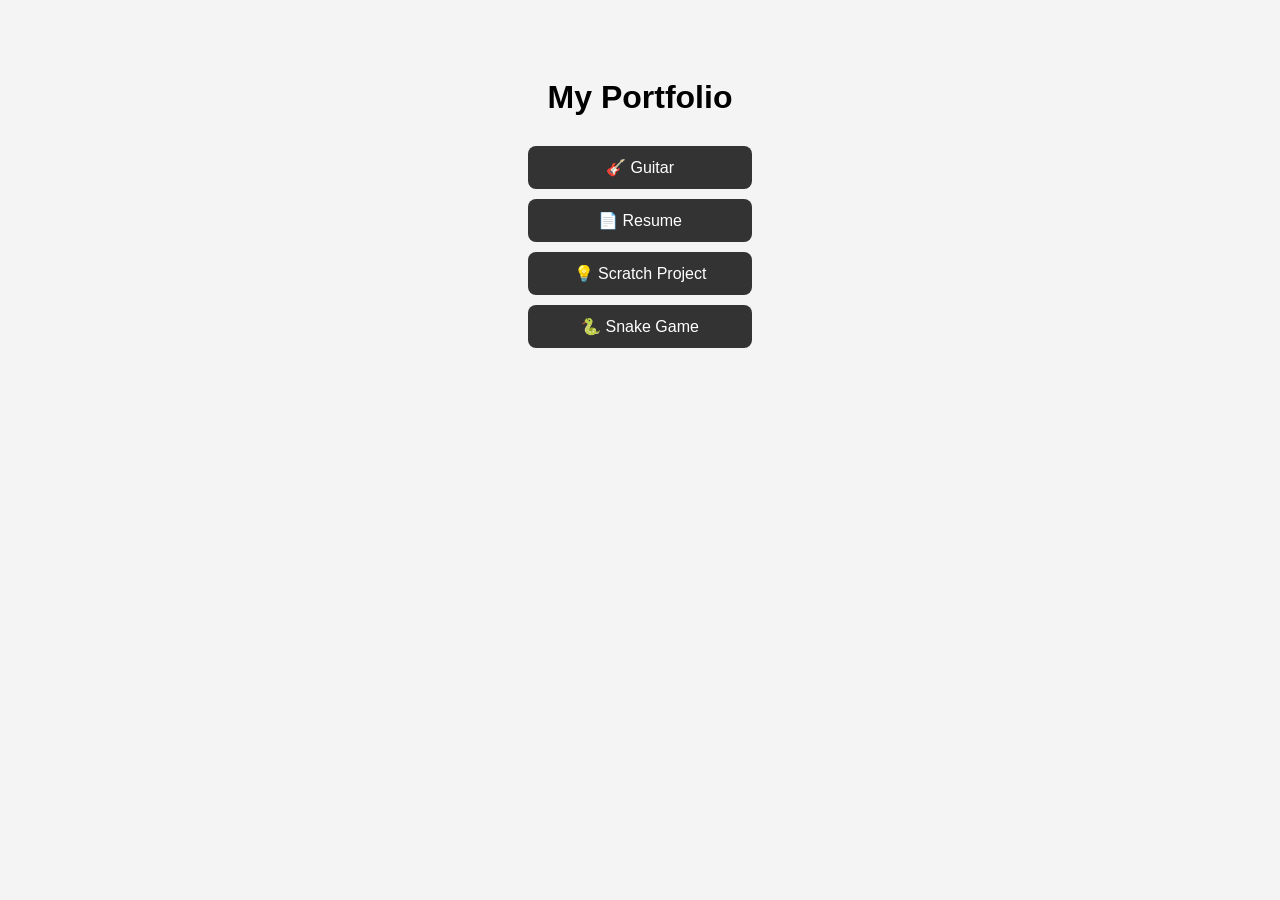
<file: index.html>
<!DOCTYPE html>
<html lang="en">
<head>
  <meta charset="UTF-8">
  <title>Ammon's Portfolio</title>
  <style>
    body {
      font-family: Arial, sans-serif;
      text-align: center;
      padding: 50px;
      background-color: #f4f4f4;
    }
    h1 {
      margin-bottom: 30px;
    }
    a {
      display: block;
      margin: 10px auto;
      width: 200px;
      padding: 12px;
      background-color: #333;
      color: white;
      text-decoration: none;
      border-radius: 8px;
    }
    a:hover {
      background-color: #555;
    }
  </style>
</head>
<body>
  <h1>My Portfolio</h1>

  <a href="guitar.html">🎸 Guitar</a>
  <a href="resume.html">📄 Resume</a>
  <a href="scratch.html">💡 Scratch Project</a>
  <a href="snake.html">🐍 Snake Game</a>
</body>
</html>
</file>
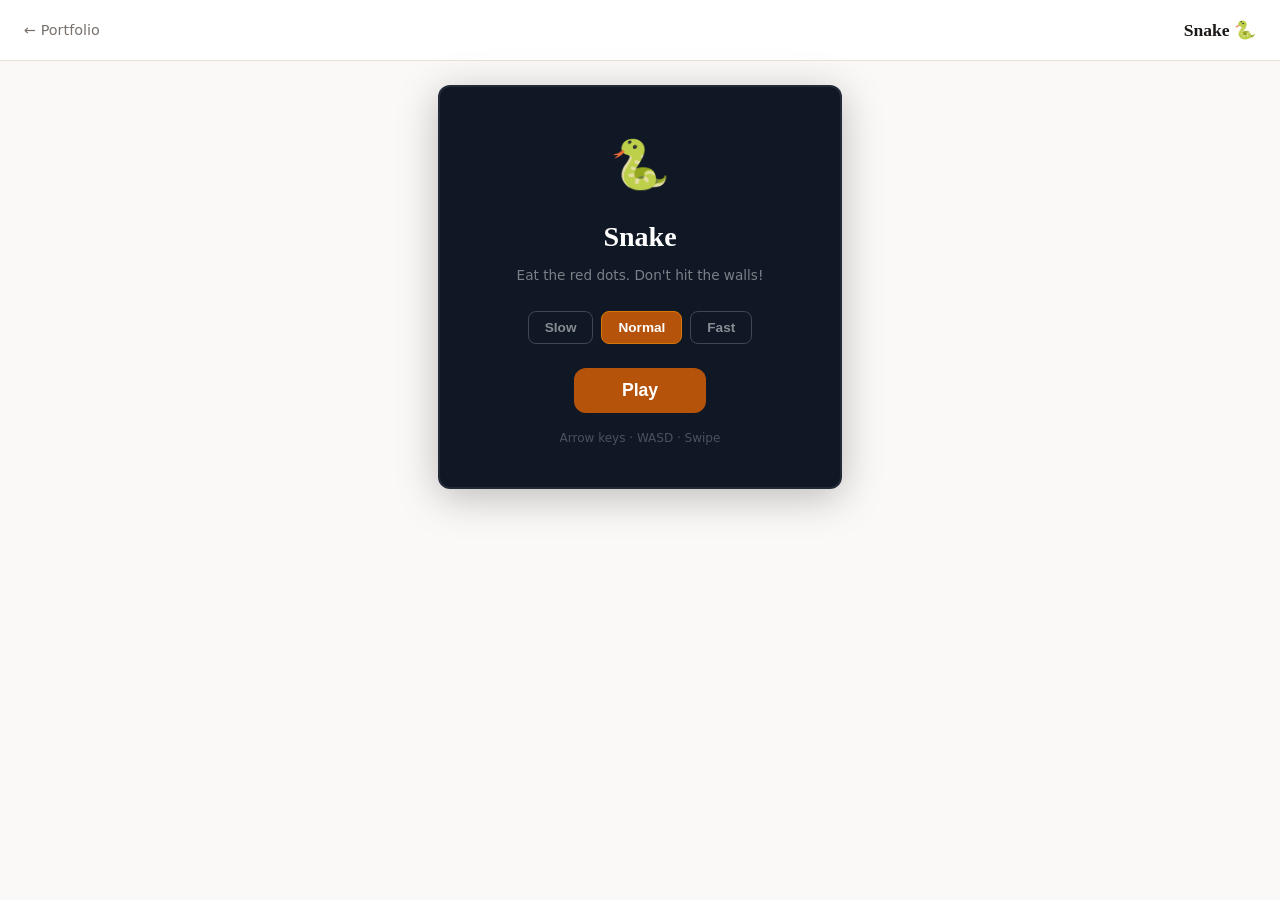
<file: snake.html>
<!DOCTYPE html>
<html lang="en">
<head>
  <meta charset="UTF-8">
  <meta name="viewport" content="width=device-width, initial-scale=1.0">
  <title>Snake | Ammon Jessop</title>
  <link rel="stylesheet" href="style.css">
  <style>
    body { background: var(--bg); }
    .snake-nav {
      background: rgba(255,255,255,0.92); backdrop-filter: blur(8px);
      border-bottom: 1px solid var(--border);
      padding: 16px 24px; display: flex; align-items: center;
    }
    .snake-nav a { color: var(--muted); text-decoration: none; font-size: 0.9rem; display: flex; align-items: center; gap: 6px; }
    .snake-nav a:hover { color: var(--foreground); }
    .snake-nav span { font-family: Georgia, serif; font-weight: 700; font-size: 1.1rem; margin-left: auto; }

    .game-wrap { display: flex; flex-direction: column; align-items: center; padding: 24px 16px; }
    .scoreboard { display: flex; justify-content: space-between; width: 100%; max-width: 400px; margin-bottom: 12px; }
    .score-box { text-align: center; }
    .score-label { font-size: 0.7rem; text-transform: uppercase; letter-spacing: 0.1em; color: var(--muted); }
    .score-val { font-size: 1.75rem; font-weight: 700; color: var(--primary); }
    .score-val.best { color: var(--foreground); }

    canvas { display: block; border-radius: 12px; border: 2px solid rgba(255,255,255,0.1); box-shadow: 0 8px 40px rgba(0,0,0,0.25); }

    .dpad { display: grid; grid-template-columns: repeat(3, 40px); grid-template-rows: repeat(3, 40px); gap: 6px; margin-top: 24px; }
    .dpad-btn {
      width: 40px; height: 40px; border-radius: 10px;
      background: var(--card); border: 1px solid var(--border);
      font-size: 1.1rem; cursor: pointer; display: flex;
      align-items: center; justify-content: center;
      transition: background 0.15s, transform 0.1s;
      user-select: none;
    }
    .dpad-btn:active { background: var(--primary-light); transform: scale(0.92); }
    .dpad-center { background: var(--primary-light); border-color: rgba(180,83,9,0.2); cursor: default; }
  </style>
</head>
<body>

  <div class="snake-nav">
    <a href="scratch.html">← Portfolio</a>
    <span>Snake 🐍</span>
  </div>

  <div class="game-wrap">
    <div class="scoreboard" id="scoreboard" style="display:none;">
      <div class="score-box">
        <div class="score-label">Score</div>
        <div class="score-val" id="score-display">0</div>
      </div>
      <div class="score-box">
        <div class="score-label">Best</div>
        <div class="score-val best" id="best-display">0</div>
      </div>
    </div>

    <div style="position:relative;">
      <canvas id="gameCanvas" width="400" height="400"></canvas>
      <div id="overlay" style="position:absolute;inset:0;border-radius:12px;background:rgba(17,24,39,0.92);display:flex;flex-direction:column;align-items:center;justify-content:center;color:#fff;"></div>
    </div>

    <div class="dpad" id="dpad" style="display:none;">
      <div></div>
      <button class="dpad-btn" id="btn-up">↑</button>
      <div></div>
      <button class="dpad-btn" id="btn-left">←</button>
      <div class="dpad-btn dpad-center"><div style="width:8px;height:8px;border-radius:50%;background:rgba(180,83,9,0.4);"></div></div>
      <button class="dpad-btn" id="btn-right">→</button>
      <div></div>
      <button class="dpad-btn" id="btn-down">↓</button>
      <div></div>
    </div>
  </div>

  <script>
    const COLS = 20, ROWS = 20, CELL = 20;
    const canvas = document.getElementById('gameCanvas');
    const ctx = canvas.getContext('2d');
    const overlay = document.getElementById('overlay');
    const scoreboard = document.getElementById('scoreboard');
    const dpad = document.getElementById('dpad');

    let snake, dir, nextDir, food, score, best = 0, running = false, intervalId = null;
    let currentSpeed = 130;
    let phase = 'menu';
    let touchStart = null;

    const SPEEDS = { slow: 200, normal: 130, fast: 80 };

    function rand(snake) {
      let p;
      do { p = { x: Math.floor(Math.random() * COLS), y: Math.floor(Math.random() * ROWS) }; }
      while (snake.some(s => s.x === p.x && s.y === p.y));
      return p;
    }

    function opposite(a, b) { return a.x === -b.x && a.y === -b.y; }

    function draw() {
      ctx.fillStyle = '#111827'; ctx.fillRect(0, 0, 400, 400);
      ctx.strokeStyle = 'rgba(255,255,255,0.04)'; ctx.lineWidth = 0.5;
      for (let i = 0; i <= COLS; i++) { ctx.beginPath(); ctx.moveTo(i*CELL,0); ctx.lineTo(i*CELL,400); ctx.stroke(); }
      for (let j = 0; j <= ROWS; j++) { ctx.beginPath(); ctx.moveTo(0,j*CELL); ctx.lineTo(400,j*CELL); ctx.stroke(); }

      snake.forEach((seg, i) => {
        const isHead = i === 0;
        const t = i / Math.max(snake.length - 1, 1);
        ctx.fillStyle = isHead ? '#d97706' : `rgb(${Math.round(180-t*60)},${Math.round(100+t*20)},10)`;
        const pad = isHead ? 1 : 2;
        ctx.beginPath();
        ctx.roundRect
          ? ctx.roundRect(seg.x*CELL+pad, seg.y*CELL+pad, CELL-pad*2, CELL-pad*2, isHead?5:3)
          : ctx.rect(seg.x*CELL+pad, seg.y*CELL+pad, CELL-pad*2, CELL-pad*2);
        ctx.fill();
        if (isHead) {
          ctx.fillStyle = '#111827';
          const cx = seg.x*CELL+CELL/2, cy = seg.y*CELL+CELL/2;
          ctx.beginPath(); ctx.arc(cx+dir.x*3-dir.y*3, cy+dir.y*3-dir.x*3, 2, 0, Math.PI*2); ctx.fill();
          ctx.beginPath(); ctx.arc(cx+dir.x*3+dir.y*3, cy+dir.y*3+dir.x*3, 2, 0, Math.PI*2); ctx.fill();
        }
      });

      ctx.shadowColor = '#ef4444'; ctx.shadowBlur = 12; ctx.fillStyle = '#ef4444';
      ctx.beginPath(); ctx.arc(food.x*CELL+CELL/2, food.y*CELL+CELL/2, CELL/2-3, 0, Math.PI*2); ctx.fill();
      ctx.shadowBlur = 0;
    }

    function tick() {
      if (!running) return;
      dir = { ...nextDir };
      const head = { x: snake[0].x + dir.x, y: snake[0].y + dir.y };
      if (head.x < 0 || head.x >= COLS || head.y < 0 || head.y >= ROWS || snake.some(s => s.x === head.x && s.y === head.y)) {
        running = false; clearInterval(intervalId);
        best = Math.max(best, score);
        document.getElementById('best-display').textContent = best;
        showGameOver(); return;
      }
      const ate = head.x === food.x && head.y === food.y;
      snake = [head, ...snake];
      if (!ate) snake.pop();
      else { food = rand(snake); score += 10; document.getElementById('score-display').textContent = score; }
      draw();
    }

    function startGame(spd) {
      clearInterval(intervalId);
      currentSpeed = SPEEDS[spd] || 130;
      snake = [{x:10,y:10},{x:9,y:10},{x:8,y:10}];
      dir = {x:1,y:0}; nextDir = {x:1,y:0};
      food = rand(snake); score = 0;
      document.getElementById('score-display').textContent = 0;
      running = true; phase = 'playing';
      overlay.style.display = 'none';
      scoreboard.style.display = 'flex';
      dpad.style.display = 'grid';
      draw();
      intervalId = setInterval(tick, currentSpeed);
    }

    function showMenu() {
      phase = 'menu';
      overlay.style.display = 'flex';
      scoreboard.style.display = 'none';
      dpad.style.display = 'none';
      overlay.innerHTML = `
        <div style="font-size:3rem;margin-bottom:12px;">🐍</div>
        <h2 style="font-family:Georgia,serif;font-size:1.75rem;font-weight:700;margin-bottom:6px;">Snake</h2>
        <p style="color:rgba(255,255,255,0.45);font-size:0.85rem;margin-bottom:24px;">Eat the red dots. Don't hit the walls!</p>
        <div style="display:flex;gap:8px;margin-bottom:24px;" id="speed-btns">
          <button onclick="selectSpeed('slow')" id="spd-slow" class="spd-btn" style="padding:8px 16px;border-radius:8px;border:1px solid rgba(255,255,255,0.2);color:rgba(255,255,255,0.5);background:transparent;cursor:pointer;font-size:0.85rem;font-weight:600;">Slow</button>
          <button onclick="selectSpeed('normal')" id="spd-normal" class="spd-btn" style="padding:8px 16px;border-radius:8px;border:1px solid #d97706;background:#b45309;color:#fff;cursor:pointer;font-size:0.85rem;font-weight:600;">Normal</button>
          <button onclick="selectSpeed('fast')" id="spd-fast" class="spd-btn" style="padding:8px 16px;border-radius:8px;border:1px solid rgba(255,255,255,0.2);color:rgba(255,255,255,0.5);background:transparent;cursor:pointer;font-size:0.85rem;font-weight:600;">Fast</button>
        </div>
        <button onclick="startGame(selectedSpeed)" style="padding:12px 48px;border-radius:12px;background:#b45309;border:none;color:#fff;font-size:1.1rem;font-weight:700;cursor:pointer;">Play</button>
        <p style="color:rgba(255,255,255,0.25);font-size:0.75rem;margin-top:16px;">Arrow keys · WASD · Swipe</p>`;
    }

    let selectedSpeed = 'normal';
    window.selectSpeed = function(spd) {
      selectedSpeed = spd;
      ['slow','normal','fast'].forEach(s => {
        const btn = document.getElementById('spd-'+s);
        if (btn) btn.style.cssText = s === spd
          ? 'padding:8px 16px;border-radius:8px;border:1px solid #d97706;background:#b45309;color:#fff;cursor:pointer;font-size:0.85rem;font-weight:600;'
          : 'padding:8px 16px;border-radius:8px;border:1px solid rgba(255,255,255,0.2);color:rgba(255,255,255,0.5);background:transparent;cursor:pointer;font-size:0.85rem;font-weight:600;';
      });
    };

    function showGameOver() {
      phase = 'over';
      overlay.style.display = 'flex';
      const newBest = score > 0 && score >= best;
      overlay.innerHTML = `
        <div style="font-size:2.5rem;margin-bottom:10px;">💀</div>
        <h2 style="font-family:Georgia,serif;font-size:1.75rem;font-weight:700;margin-bottom:6px;">Game Over</h2>
        <p style="color:rgba(255,255,255,0.5);font-size:0.88rem;margin-bottom:4px;">Score: <span style="color:#fbbf24;font-weight:700;">${score}</span></p>
        ${newBest ? '<p style="color:#fbbf24;font-weight:600;font-size:0.88rem;margin-bottom:12px;">🏆 New High Score!</p>' : ''}
        <button onclick="startGame(selectedSpeed)" style="margin-top:12px;padding:12px 48px;border-radius:12px;background:#b45309;border:none;color:#fff;font-size:1.1rem;font-weight:700;cursor:pointer;">Play Again</button>
        <button onclick="showMenu()" style="margin-top:8px;background:none;border:none;color:rgba(255,255,255,0.4);font-size:0.88rem;cursor:pointer;">Change Speed</button>`;
    }

    // Keyboard controls
    const KEY_DIR = {
      ArrowUp:{x:0,y:-1}, w:{x:0,y:-1},
      ArrowDown:{x:0,y:1}, s:{x:0,y:1},
      ArrowLeft:{x:-1,y:0}, a:{x:-1,y:0},
      ArrowRight:{x:1,y:0}, d:{x:1,y:0},
    };
    document.addEventListener('keydown', e => {
      if (phase !== 'playing') {
        if (e.key === 'Enter' || e.key === ' ') { e.preventDefault(); startGame(selectedSpeed); }
        return;
      }
      const d = KEY_DIR[e.key]; if (!d) return; e.preventDefault();
      if (!opposite(d, dir)) nextDir = d;
    });

    // Touch swipe
    canvas.addEventListener('touchstart', e => { touchStart = {x:e.touches[0].clientX, y:e.touches[0].clientY}; });
    canvas.addEventListener('touchend', e => {
      if (!touchStart || phase !== 'playing') return;
      const dx = e.changedTouches[0].clientX - touchStart.x;
      const dy = e.changedTouches[0].clientY - touchStart.y;
      if (Math.abs(dx) < 15 && Math.abs(dy) < 15) return;
      const d = Math.abs(dx) > Math.abs(dy)
        ? (dx > 0 ? {x:1,y:0} : {x:-1,y:0})
        : (dy > 0 ? {x:0,y:1} : {x:0,y:-1});
      if (!opposite(d, dir)) nextDir = d;
    });

    // D-pad buttons
    function tap(d) { if (phase !== 'playing') return; if (!opposite(d, dir)) nextDir = d; }
    document.getElementById('btn-up').addEventListener('pointerdown', () => tap({x:0,y:-1}));
    document.getElementById('btn-down').addEventListener('pointerdown', () => tap({x:0,y:1}));
    document.getElementById('btn-left').addEventListener('pointerdown', () => tap({x:-1,y:0}));
    document.getElementById('btn-right').addEventListener('pointerdown', () => tap({x:1,y:0}));

    // Init
    showMenu();
    draw();
  </script>
</body>
</html>
</file>
<file: style.css>
/* style.css */
*, *::before, *::after { box-sizing: border-box; margin: 0; padding: 0; }

:root {
  --bg: #faf9f7;
  --card: #ffffff;
  --border: #e8e2d9;
  --foreground: #1c1917;
  --muted: #78716c;
  --primary: #b45309;
  --primary-light: rgba(180, 83, 9, 0.10);
  --primary-hover: #92400e;
}

body {
  font-family: 'Segoe UI', system-ui, sans-serif;
  background: var(--bg);
  color: var(--foreground);
  line-height: 1.6;
}

/* NAVBAR */
.navbar {
  position: sticky; top: 0; z-index: 50;
  background: rgba(255,255,255,0.92);
  backdrop-filter: blur(8px);
  border-bottom: 1px solid var(--border);
  padding: 16px 24px;
  display: flex; align-items: center; justify-content: space-between;
}
.navbar-brand {
  font-family: Georgia, serif;
  font-size: 1.25rem; font-weight: 700;
  color: var(--primary); text-decoration: none;
}
.navbar-links { display: flex; gap: 32px; }
.navbar-links a {
  font-size: 0.9rem; font-weight: 500;
  color: var(--muted); text-decoration: none;
  transition: color 0.2s;
}
.navbar-links a:hover, .navbar-links a.active { color: var(--foreground); }
.navbar-links a.active { border-bottom: 2px solid var(--primary); padding-bottom: 2px; }

/* BUTTONS */
.btn-primary {
  display: inline-flex; align-items: center; gap: 8px;
  padding: 12px 24px; border-radius: 8px;
  background: var(--primary); color: #fff;
  font-weight: 600; text-decoration: none; border: none;
  cursor: pointer; transition: background 0.2s, box-shadow 0.2s;
  box-shadow: 0 2px 8px rgba(0,0,0,0.12);
}
.btn-primary:hover { background: var(--primary-hover); box-shadow: 0 4px 16px rgba(0,0,0,0.16); }
.btn-outline {
  display: inline-flex; align-items: center; gap: 8px;
  padding: 12px 24px; border-radius: 8px;
  border: 1px solid var(--border); color: var(--foreground);
  font-weight: 600; text-decoration: none; background: transparent;
  cursor: pointer; transition: background 0.2s;
}
.btn-outline:hover { background: #f5f0ea; }

/* CARDS */
.card {
  background: var(--card);
  border: 1px solid var(--border);
  border-radius: 12px;
  padding: 32px;
  box-shadow: 0 1px 4px rgba(0,0,0,0.06);
  transition: box-shadow 0.2s;
}
.card:hover { box-shadow: 0 4px 20px rgba(0,0,0,0.10); }

/* SECTION LABELS */
.eyebrow {
  font-size: 0.75rem; font-weight: 600;
  letter-spacing: 0.12em; text-transform: uppercase;
  color: var(--primary); margin-bottom: 8px;
}
.section-title {
  font-family: Georgia, serif;
  font-size: 2.25rem; font-weight: 700;
  color: var(--foreground); margin-bottom: 16px;
}

/* ICON BOX */
.icon-box {
  width: 48px; height: 48px; border-radius: 10px;
  background: var(--primary-light);
  display: flex; align-items: center; justify-content: center;
  margin-bottom: 20px;
  color: var(--primary); font-size: 1.4rem;
}

/* FOOTER */
.site-footer {
  background: var(--card);
  border-top: 1px solid var(--border);
  padding: 40px 24px;
}
.footer-inner {
  max-width: 1100px; margin: 0 auto;
  display: flex; flex-wrap: wrap;
  align-items: center; justify-content: space-between; gap: 16px;
}
.footer-brand {
  font-family: Georgia, serif;
  font-size: 1.1rem; font-weight: 700; color: var(--primary);
}
.footer-sub { color: var(--muted); font-size: 0.85rem; }
.footer-icons { display: flex; gap: 16px; }
.footer-icons a {
  color: var(--muted); text-decoration: none;
  font-size: 1.1rem; transition: color 0.2s;
}
.footer-icons a:hover { color: var(--primary); }
.footer-copy {
  text-align: center; color: var(--muted);
  font-size: 0.78rem; margin-top: 24px;
}

/* TAG PILLS */
.tag {
  display: inline-block;
  padding: 4px 14px; border-radius: 999px;
  background: var(--primary-light);
  color: var(--primary); font-size: 0.82rem; font-weight: 500;
  border: 1px solid rgba(180,83,9,0.2);
}

/* GRID HELPERS */
.container { max-width: 1100px; margin: 0 auto; padding: 0 24px; }
.grid-3 { display: grid; grid-template-columns: repeat(auto-fit, minmax(260px, 1fr)); gap: 24px; }
.grid-4 { display: grid; grid-template-columns: repeat(auto-fit, minmax(180px, 1fr)); gap: 20px; }
.grid-2 { display: grid; grid-template-columns: repeat(auto-fit, minmax(300px, 1fr)); gap: 24px; }
.text-center { text-align: center; }
section { padding: 80px 0; }
</file>
